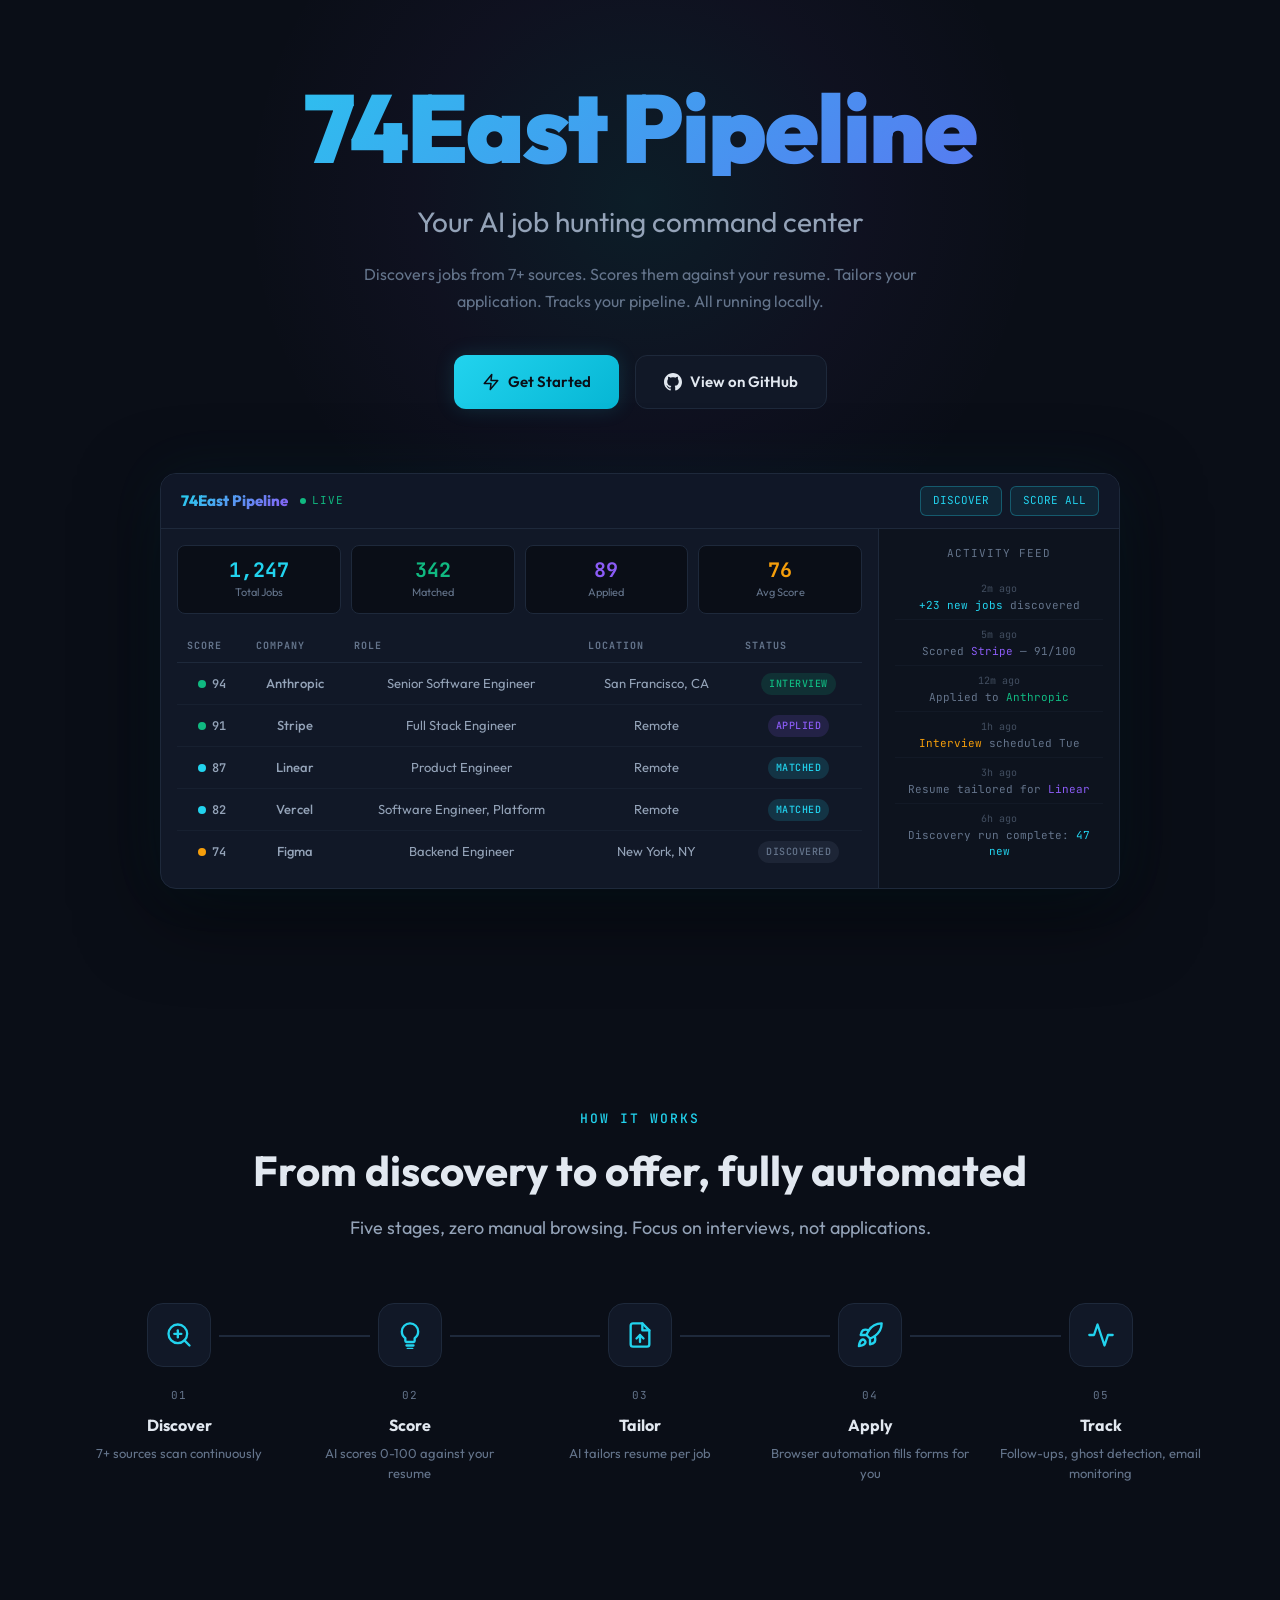
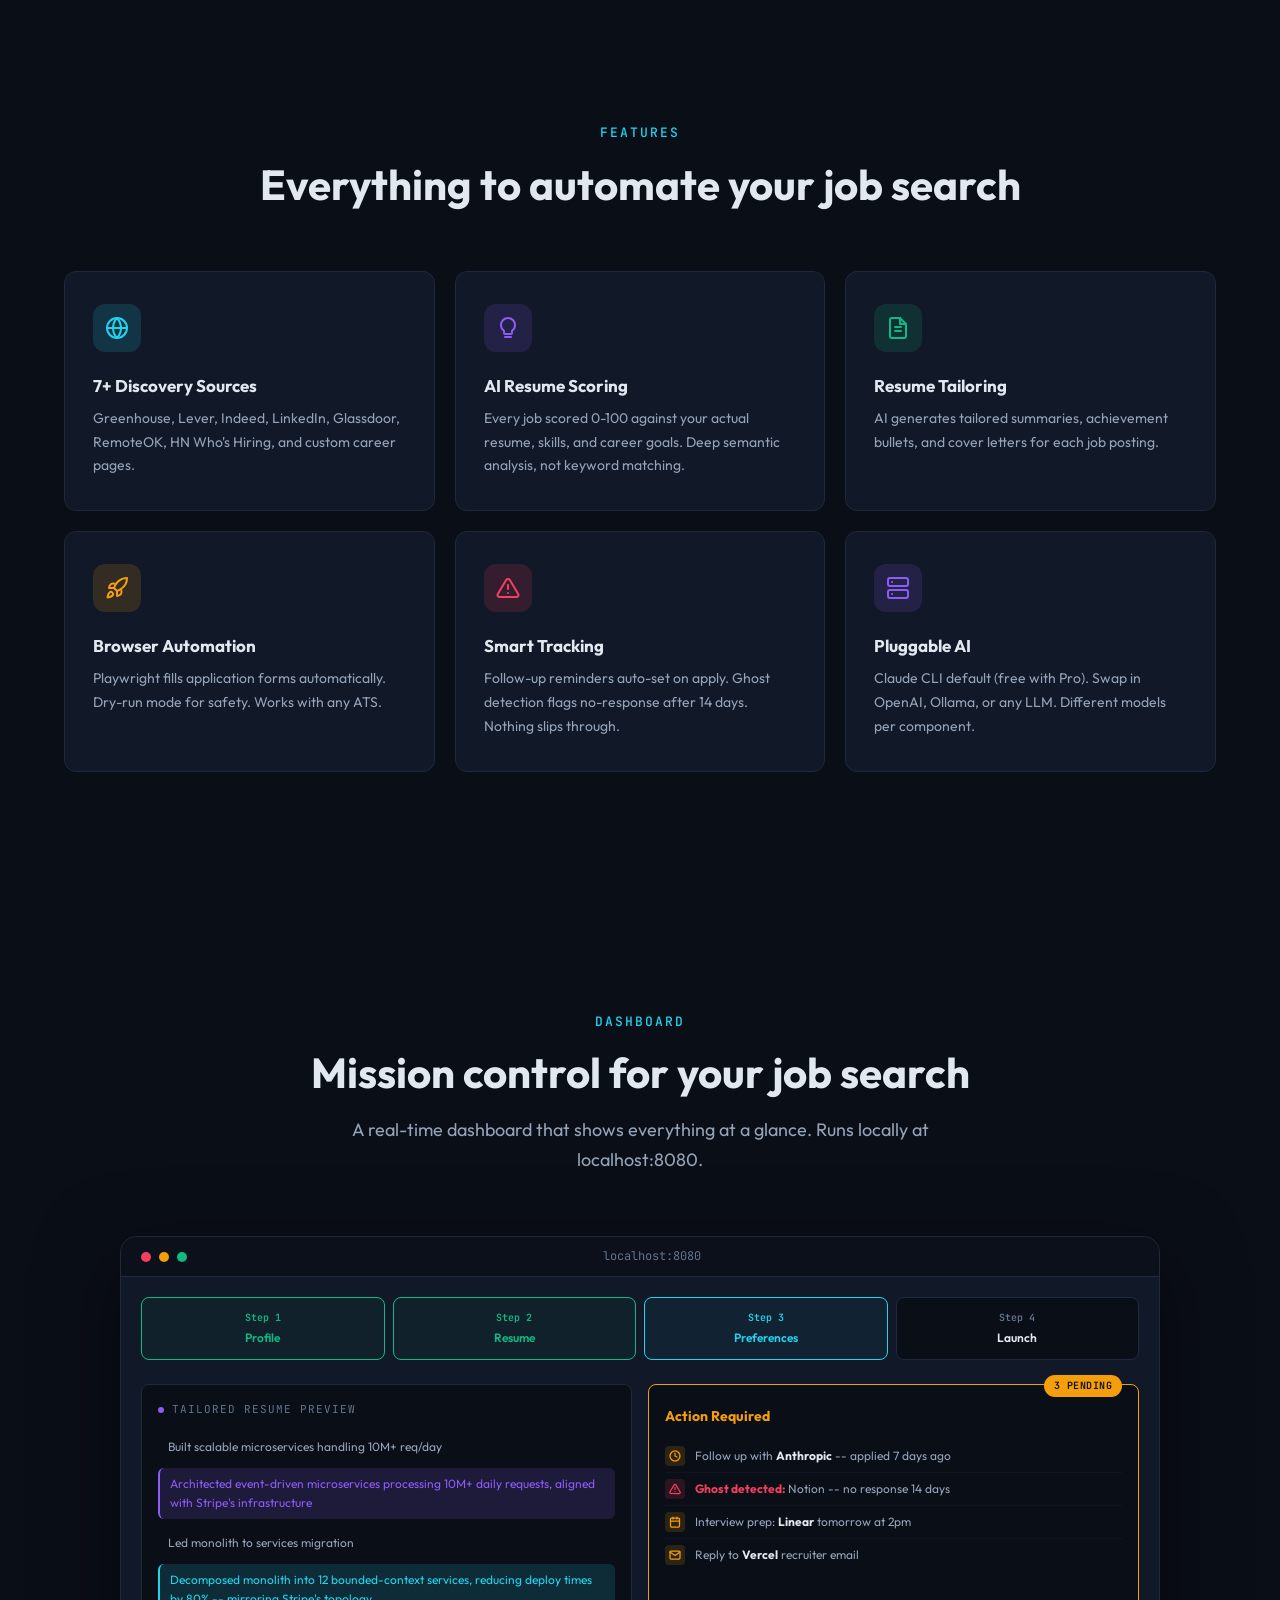
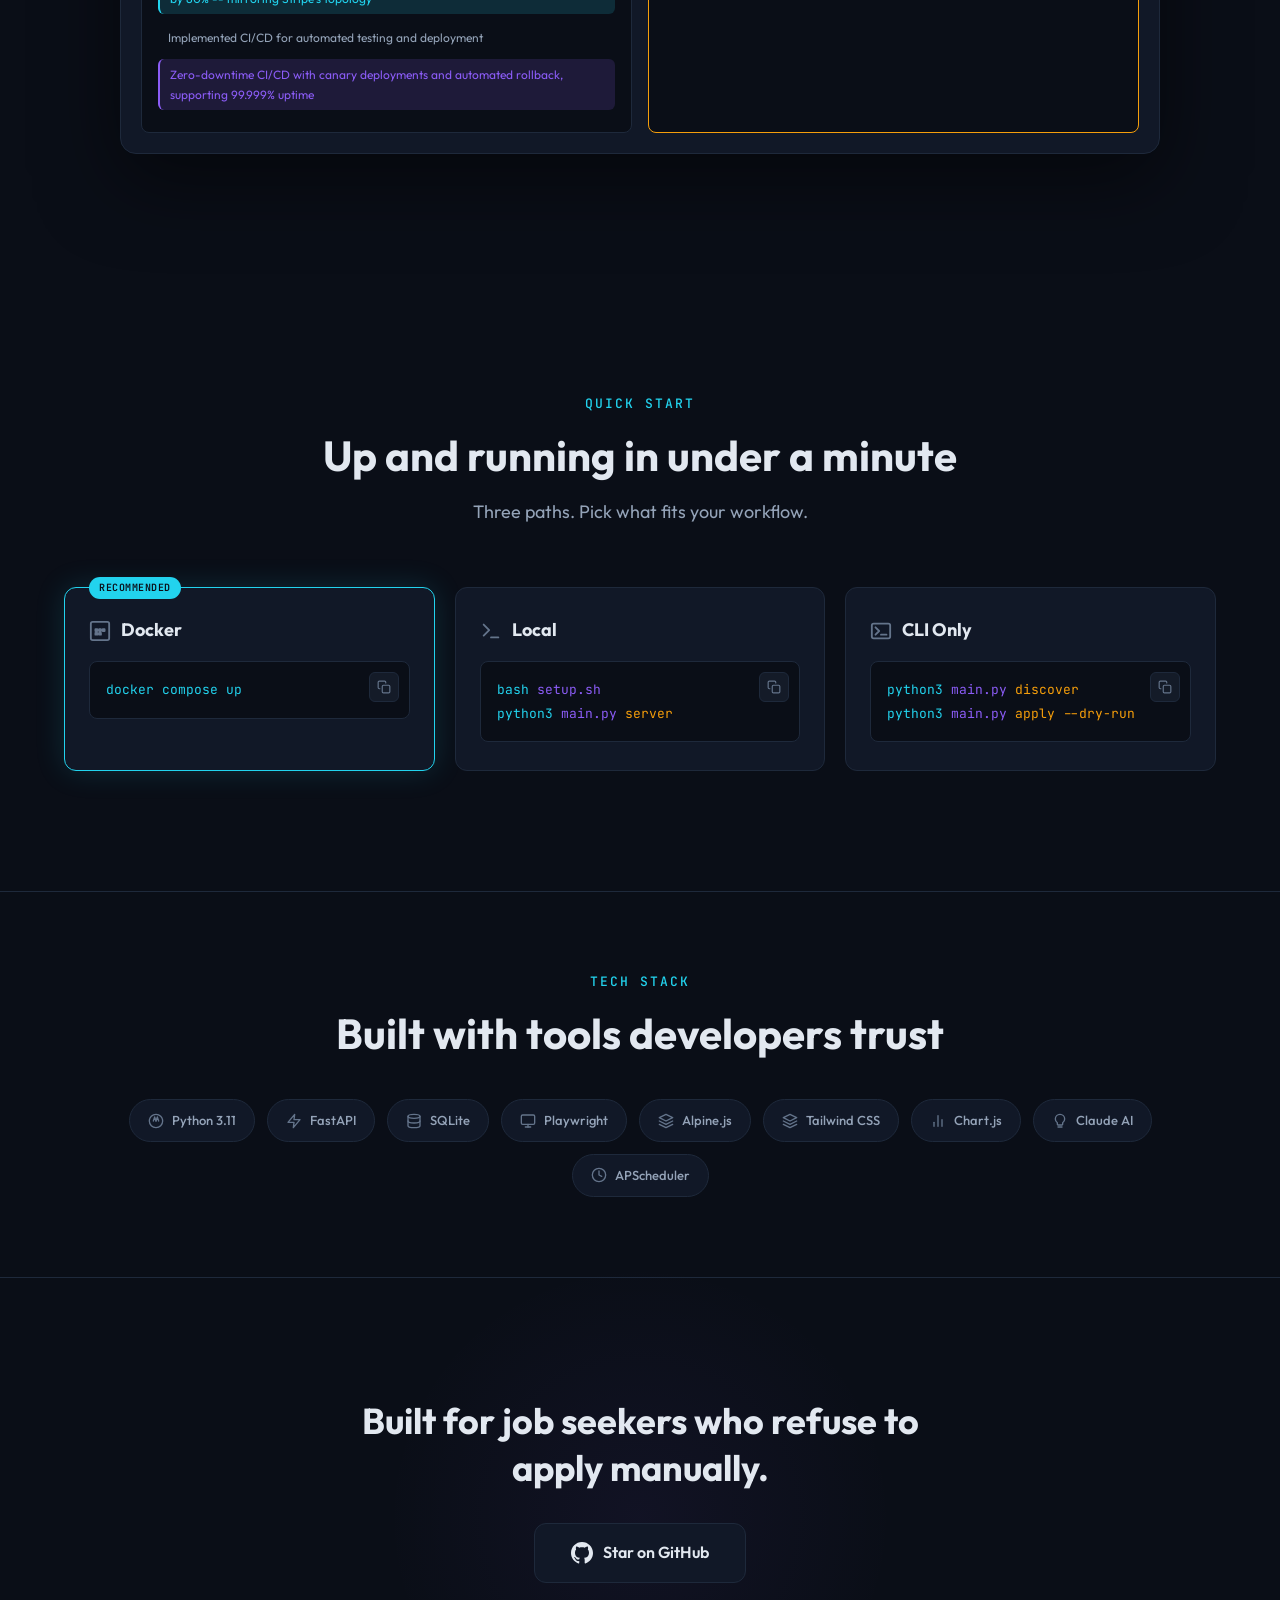
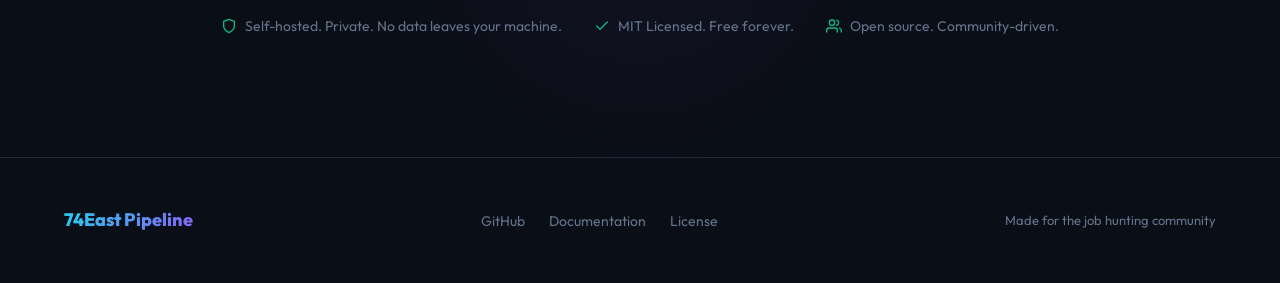
<file: docs/index.html>
<!DOCTYPE html>
<html lang="en">
<head>
<meta charset="UTF-8">
<meta name="viewport" content="width=device-width, initial-scale=1.0">
<title>74East Pipeline — AI Job Hunting Command Center</title>
<meta name="description" content="74East Pipeline is a self-hosted, AI-powered job hunting automation system. Discovers jobs from 7+ sources, scores them against your resume with AI, generates tailored applications, auto-fills forms, and tracks your pipeline. Free and open source.">
<meta name="keywords" content="job search automation, AI job hunter, auto apply jobs, job application bot, resume tailoring AI, job tracker, self-hosted, open source, Playwright, Claude AI, job board scraper, Greenhouse, Lever, Indeed, LinkedIn">
<meta name="author" content="humancto">
<meta name="robots" content="index, follow">
<meta property="og:type" content="website">
<meta property="og:url" content="https://humancto.github.io/mr-jobs/">
<meta property="og:title" content="74East Pipeline — AI Job Hunting Command Center">
<meta property="og:description" content="Self-hosted AI that discovers jobs from 7+ sources, scores them against your resume, tailors your application, auto-fills forms, and tracks your entire pipeline. Open source, runs locally.">
<meta property="og:image" content="https://humancto.github.io/mr-jobs/og-image.png">
<meta name="twitter:card" content="summary_large_image">
<meta name="twitter:title" content="74East Pipeline — AI Job Hunting Command Center">
<meta name="twitter:description" content="Self-hosted AI that discovers, scores, tailors, applies, and tracks your job search. 7+ sources, pluggable LLMs, browser automation. Open source.">
<meta name="twitter:image" content="https://humancto.github.io/mr-jobs/og-image.png">
<link rel="canonical" href="https://humancto.github.io/mr-jobs/">
<link rel="preconnect" href="https://fonts.googleapis.com">
<link rel="preconnect" href="https://fonts.gstatic.com" crossorigin>
<link href="https://fonts.googleapis.com/css2?family=JetBrains+Mono:wght@400;500;600&family=Outfit:wght@300;400;500;600;700;800;900&display=swap" rel="stylesheet">
<style>
:root {
  --bg: #0a0e17;
  --panel: #111827;
  --border: #1e293b;
  --border-light: #2d3b4f;
  --cyan: #22d3ee;
  --cyan-dim: rgba(34,211,238,.15);
  --cyan-glow: rgba(34,211,238,.3);
  --violet: #8b5cf6;
  --violet-dim: rgba(139,92,246,.15);
  --emerald: #10b981;
  --emerald-dim: rgba(16,185,129,.15);
  --amber: #f59e0b;
  --amber-dim: rgba(245,158,11,.15);
  --rose: #f43f5e;
  --rose-dim: rgba(244,63,94,.15);
  --text: #e2e8f0;
  --text-secondary: #94a3b8;
  --text-muted: #64748b;
  --font-display: 'Outfit', sans-serif;
  --font-mono: 'JetBrains Mono', monospace;
  --radius: 12px;
  --radius-sm: 8px;
  --radius-xs: 6px;
}

*, *::before, *::after { margin: 0; padding: 0; box-sizing: border-box; }
svg:not([data-f]) { stroke-linecap: round; stroke-linejoin: round; fill: none; stroke: currentColor; stroke-width: 2; }

html {
  scroll-behavior: smooth;
  -webkit-font-smoothing: antialiased;
  -moz-osx-font-smoothing: grayscale;
}

body {
  font-family: var(--font-display);
  background: var(--bg);
  color: var(--text);
  line-height: 1.6;
  overflow-x: hidden;
}

a { color: var(--cyan); text-decoration: none; transition: color .2s; }
a:hover { color: #67e8f9; }

.reveal {
  opacity: 0;
  transform: translateY(40px);
  transition: opacity 0.7s cubic-bezier(0.16, 1, 0.3, 1),
              transform 0.7s cubic-bezier(0.16, 1, 0.3, 1);
}
.reveal.visible {
  opacity: 1;
  transform: translateY(0);
}
.reveal-delay-1 { transition-delay: 0.1s; }
.reveal-delay-2 { transition-delay: 0.2s; }
.reveal-delay-3 { transition-delay: 0.3s; }
.reveal-delay-4 { transition-delay: 0.4s; }
.reveal-delay-5 { transition-delay: 0.5s; }

.container {
  max-width: 1200px;
  margin: 0 auto;
  padding: 0 24px;
}

section {
  padding: 120px 0;
  position: relative;
}

.section-label {
  font-family: var(--font-mono);
  font-size: 13px;
  font-weight: 500;
  color: var(--cyan);
  text-transform: uppercase;
  letter-spacing: 2px;
  margin-bottom: 16px;
}

.section-title {
  font-size: clamp(28px, 4vw, 42px);
  font-weight: 700;
  line-height: 1.2;
  margin-bottom: 16px;
}

.section-subtitle {
  font-size: 18px;
  color: var(--text-secondary);
  max-width: 640px;
  line-height: 1.7;
}

.hero {
  padding: 80px 0 100px;
  text-align: center;
  position: relative;
}

.hero::before {
  content: '';
  position: absolute;
  top: -200px;
  left: 50%;
  transform: translateX(-50%);
  width: 800px;
  height: 800px;
  background: radial-gradient(ellipse, rgba(34,211,238,.08), rgba(139,92,246,.04) 40%, transparent 70%);
  pointer-events: none;
}

.hero-wordmark {
  font-family: var(--font-display);
  font-size: clamp(56px, 10vw, 96px);
  font-weight: 900;
  letter-spacing: -2px;
  line-height: 1;
  margin-bottom: 24px;
  background: linear-gradient(135deg, var(--cyan), #6366f1, var(--violet), var(--cyan));
  background-size: 300% 300%;
  -webkit-background-clip: text;
  -webkit-text-fill-color: transparent;
  background-clip: text;
  animation: gradientShift 6s ease infinite;
}

@keyframes gradientShift {
  0%, 100% { background-position: 0% 50%; }
  50% { background-position: 100% 50%; }
}

.hero-tagline {
  font-size: clamp(20px, 3vw, 28px);
  font-weight: 400;
  color: var(--text-secondary);
  margin-bottom: 16px;
}

.hero-subtitle {
  font-size: 16px;
  color: var(--text-muted);
  max-width: 620px;
  margin: 0 auto 40px;
  line-height: 1.7;
}

.hero-ctas {
  display: flex;
  gap: 16px;
  justify-content: center;
  flex-wrap: wrap;
  margin-bottom: 64px;
}

.btn {
  display: inline-flex;
  align-items: center;
  gap: 8px;
  padding: 14px 28px;
  border-radius: var(--radius);
  font-family: var(--font-display);
  font-size: 15px;
  font-weight: 600;
  cursor: pointer;
  border: none;
  transition: all .25s;
}

.btn svg { width: 18px; height: 18px; }

.btn-primary {
  background: linear-gradient(135deg, var(--cyan), #06b6d4);
  color: var(--bg);
  box-shadow: 0 0 20px var(--cyan-dim);
}
.btn-primary:hover {
  transform: translateY(-2px);
  box-shadow: 0 0 30px var(--cyan-glow);
  color: var(--bg);
}

.btn-secondary {
  background: var(--panel);
  color: var(--text);
  border: 1px solid var(--border);
}
.btn-secondary:hover {
  transform: translateY(-2px);
  border-color: var(--border-light);
  background: #1a2332;
  color: var(--text);
}

.dashboard-mockup {
  max-width: 960px;
  margin: 0 auto;
  background: var(--panel);
  border: 1px solid var(--border);
  border-radius: 16px;
  overflow: hidden;
  box-shadow: 0 0 60px rgba(34,211,238,.06), 0 25px 80px rgba(0,0,0,.5);
  position: relative;
}

.mock-topbar {
  display: flex;
  align-items: center;
  justify-content: space-between;
  padding: 12px 20px;
  background: rgba(17,24,39,.95);
  border-bottom: 1px solid var(--border);
  backdrop-filter: blur(12px);
}

.mock-topbar-left {
  display: flex;
  align-items: center;
  gap: 12px;
}

.mock-logo-text {
  font-family: var(--font-display);
  font-weight: 800;
  font-size: 15px;
  background: linear-gradient(135deg, var(--cyan), var(--violet));
  -webkit-background-clip: text;
  -webkit-text-fill-color: transparent;
  background-clip: text;
}

.mock-live {
  display: flex;
  align-items: center;
  gap: 6px;
  font-family: var(--font-mono);
  font-size: 11px;
  color: var(--emerald);
  text-transform: uppercase;
  letter-spacing: 1px;
}

.mock-live-dot {
  width: 6px;
  height: 6px;
  background: var(--emerald);
  border-radius: 50%;
  animation: pulse-dot 2s ease infinite;
}

@keyframes pulse-dot {
  0%, 100% { opacity: 1; }
  50% { opacity: 0.5; }
}

.mock-topbar-actions {
  display: flex;
  gap: 8px;
}

.mock-btn {
  font-family: var(--font-mono);
  font-size: 11px;
  padding: 5px 12px;
  border-radius: var(--radius-xs);
  border: 1px solid var(--border);
  background: rgba(30,41,59,.5);
  color: var(--text-secondary);
  cursor: default;
}

.mock-btn-cyan {
  border-color: rgba(34,211,238,.3);
  color: var(--cyan);
  background: rgba(34,211,238,.08);
}

.mock-body {
  display: grid;
  grid-template-columns: 1fr 240px;
  min-height: 320px;
}

.mock-main {
  padding: 16px;
  border-right: 1px solid var(--border);
}

.mock-sidebar {
  padding: 16px;
  background: rgba(10,14,23,.5);
}

.mock-metrics {
  display: grid;
  grid-template-columns: repeat(4, 1fr);
  gap: 10px;
  margin-bottom: 16px;
}

.mock-metric {
  background: var(--bg);
  border: 1px solid var(--border);
  border-radius: var(--radius-sm);
  padding: 12px;
  text-align: center;
}

.mock-metric-value {
  font-family: var(--font-mono);
  font-size: 20px;
  font-weight: 700;
  line-height: 1.2;
}

.mock-metric-label {
  font-size: 11px;
  color: var(--text-muted);
  margin-top: 2px;
}

.mock-metric-value.cyan { color: var(--cyan); }
.mock-metric-value.emerald { color: var(--emerald); }
.mock-metric-value.violet { color: var(--violet); }
.mock-metric-value.amber { color: var(--amber); }

.mock-table {
  width: 100%;
  border-collapse: collapse;
}

.mock-table th {
  font-family: var(--font-mono);
  font-size: 10px;
  color: var(--text-muted);
  text-transform: uppercase;
  letter-spacing: 1px;
  padding: 8px 10px;
  text-align: left;
  border-bottom: 1px solid var(--border);
}

.mock-table td {
  font-size: 13px;
  padding: 9px 10px;
  border-bottom: 1px solid rgba(30,41,59,.5);
  color: var(--text-secondary);
}

.mock-table tr:last-child td { border-bottom: none; }

.mock-score {
  display: inline-flex;
  align-items: center;
  gap: 6px;
  font-family: var(--font-mono);
  font-size: 12px;
  font-weight: 600;
}

.mock-score-dot {
  width: 8px;
  height: 8px;
  border-radius: 50%;
}

.mock-company {
  color: var(--text);
  font-weight: 500;
}

.mock-status {
  display: inline-block;
  font-family: var(--font-mono);
  font-size: 10px;
  padding: 3px 8px;
  border-radius: 99px;
  text-transform: uppercase;
  letter-spacing: 0.5px;
  font-weight: 500;
}

.status-matched { background: var(--cyan-dim); color: var(--cyan); }
.status-applied { background: var(--violet-dim); color: var(--violet); }
.status-interview { background: var(--emerald-dim); color: var(--emerald); }
.status-discovered { background: rgba(100,116,139,.15); color: var(--text-muted); }
.status-offer { background: var(--amber-dim); color: var(--amber); }

.mock-sidebar-title {
  font-family: var(--font-mono);
  font-size: 11px;
  color: var(--text-muted);
  text-transform: uppercase;
  letter-spacing: 1px;
  margin-bottom: 12px;
}

.mock-activity-item {
  font-family: var(--font-mono);
  font-size: 11px;
  color: var(--text-muted);
  padding: 6px 0;
  border-bottom: 1px solid rgba(30,41,59,.3);
  line-height: 1.5;
}

.mock-activity-item:last-child { border-bottom: none; }

.mock-activity-time {
  color: var(--text-muted);
  opacity: 0.6;
  font-size: 10px;
}

.mock-activity-highlight { color: var(--cyan); }
.mock-activity-emerald { color: var(--emerald); }
.mock-activity-violet { color: var(--violet); }
.mock-activity-amber { color: var(--amber); }

.pipeline-section {
  overflow: hidden;
}

.pipeline {
  display: flex;
  align-items: flex-start;
  gap: 0;
  position: relative;
  margin-top: 60px;
}

.pipeline-step {
  flex: 1;
  text-align: center;
  position: relative;
  padding: 0 12px;
}

.pipeline-step:not(:last-child)::after {
  content: '';
  position: absolute;
  top: 32px;
  left: calc(50% + 40px);
  width: calc(100% - 80px);
  height: 2px;
  background: var(--border);
}

.pipeline-icon {
  width: 64px;
  height: 64px;
  border-radius: 16px;
  background: var(--panel);
  border: 1px solid var(--border);
  display: flex;
  align-items: center;
  justify-content: center;
  margin: 0 auto 20px;
  transition: all .3s;
  position: relative;
  z-index: 1;
}

.pipeline-icon svg {
  width: 28px;
  height: 28px;
  color: var(--cyan);
  transition: color .3s;
}

.pipeline-step:hover .pipeline-icon {
  border-color: var(--cyan);
  box-shadow: 0 0 24px var(--cyan-dim);
  transform: translateY(-4px);
}

.pipeline-num {
  font-family: var(--font-mono);
  font-size: 11px;
  color: var(--text-muted);
  margin-bottom: 8px;
  letter-spacing: 1px;
}

.pipeline-name {
  font-size: 16px;
  font-weight: 700;
  margin-bottom: 6px;
}

.pipeline-desc {
  font-size: 13px;
  color: var(--text-muted);
  line-height: 1.5;
}

.features-grid {
  display: grid;
  grid-template-columns: repeat(3, 1fr);
  gap: 20px;
  margin-top: 60px;
}

.feature-card {
  background: var(--panel);
  border: 1px solid var(--border);
  border-radius: var(--radius);
  padding: 32px 28px;
  transition: all .3s;
  position: relative;
  overflow: hidden;
}

.feature-card::before {
  content: '';
  position: absolute;
  top: 0; left: 0; right: 0;
  height: 2px;
  background: var(--card-accent, var(--cyan));
  opacity: 0;
  transition: opacity .3s;
}

.feature-card:hover {
  border-color: var(--border-light);
  transform: translateY(-4px);
  box-shadow: 0 0 24px var(--card-glow, var(--cyan-dim));
}

.feature-card:hover::before { opacity: 1; }

.feature-card:nth-child(1) { --card-accent: var(--cyan); --card-glow: var(--cyan-dim); }
.feature-card:nth-child(2) { --card-accent: var(--violet); --card-glow: var(--violet-dim); }
.feature-card:nth-child(3) { --card-accent: var(--emerald); --card-glow: var(--emerald-dim); }
.feature-card:nth-child(4) { --card-accent: var(--amber); --card-glow: var(--amber-dim); }
.feature-card:nth-child(5) { --card-accent: var(--rose); --card-glow: var(--rose-dim); }
.feature-card:nth-child(6) { --card-accent: var(--violet); --card-glow: var(--violet-dim); }

.feature-icon {
  width: 48px;
  height: 48px;
  border-radius: 12px;
  display: flex;
  align-items: center;
  justify-content: center;
  margin-bottom: 20px;
  background: var(--icon-bg, var(--cyan-dim));
}

.feature-card:nth-child(1) .feature-icon { --icon-bg: var(--cyan-dim); color: var(--cyan); }
.feature-card:nth-child(2) .feature-icon { --icon-bg: var(--violet-dim); color: var(--violet); }
.feature-card:nth-child(3) .feature-icon { --icon-bg: var(--emerald-dim); color: var(--emerald); }
.feature-card:nth-child(4) .feature-icon { --icon-bg: var(--amber-dim); color: var(--amber); }
.feature-card:nth-child(5) .feature-icon { --icon-bg: var(--rose-dim); color: var(--rose); }
.feature-card:nth-child(6) .feature-icon { --icon-bg: var(--violet-dim); color: var(--violet); }

.feature-icon svg { width: 24px; height: 24px; }

.feature-title {
  font-size: 17px;
  font-weight: 700;
  margin-bottom: 8px;
}

.feature-desc {
  font-size: 14px;
  color: var(--text-secondary);
  line-height: 1.7;
}

.deepdive {
  position: relative;
}

.deepdive-mockup {
  max-width: 1040px;
  margin: 60px auto 0;
  background: var(--panel);
  border: 1px solid var(--border);
  border-radius: 16px;
  overflow: hidden;
  box-shadow: 0 25px 80px rgba(0,0,0,.5);
  position: relative;
}

.dd-topbar {
  display: flex;
  align-items: center;
  padding: 10px 20px;
  background: rgba(10,14,23,.8);
  border-bottom: 1px solid var(--border);
  gap: 8px;
}

.dd-dot { width: 10px; height: 10px; border-radius: 50%; }
.dd-dot-r { background: #f43f5e; }
.dd-dot-y { background: #f59e0b; }
.dd-dot-g { background: #10b981; }

.dd-url {
  flex: 1;
  text-align: center;
  font-family: var(--font-mono);
  font-size: 12px;
  color: var(--text-muted);
  margin-left: -30px;
}

.dd-body {
  padding: 20px;
}

.dd-wizard {
  display: flex;
  gap: 8px;
  margin-bottom: 24px;
}

.dd-wizard-step {
  flex: 1;
  padding: 12px 16px;
  border-radius: var(--radius-sm);
  background: var(--bg);
  border: 1px solid var(--border);
  text-align: center;
  font-size: 12px;
  font-weight: 600;
  position: relative;
}

.dd-wizard-step.active {
  border-color: var(--cyan);
  background: rgba(34,211,238,.05);
  color: var(--cyan);
}

.dd-wizard-step.completed {
  border-color: var(--emerald);
  background: rgba(16,185,129,.05);
  color: var(--emerald);
}

.dd-wizard-step .step-num {
  font-family: var(--font-mono);
  font-size: 10px;
  color: var(--text-muted);
  display: block;
  margin-bottom: 2px;
}

.dd-wizard-step.active .step-num { color: var(--cyan); }
.dd-wizard-step.completed .step-num { color: var(--emerald); }

.dd-grid {
  display: grid;
  grid-template-columns: 1fr 1fr;
  gap: 16px;
}

.dd-panel {
  background: var(--bg);
  border: 1px solid var(--border);
  border-radius: var(--radius-sm);
  padding: 16px;
}

.dd-panel-title {
  font-family: var(--font-mono);
  font-size: 11px;
  color: var(--text-muted);
  text-transform: uppercase;
  letter-spacing: 1px;
  margin-bottom: 12px;
  display: flex;
  align-items: center;
  gap: 8px;
}

.dd-panel-title .dot {
  width: 6px;
  height: 6px;
  border-radius: 50%;
}

.dd-resume-line {
  padding: 6px 10px;
  border-radius: var(--radius-xs);
  font-size: 12px;
  line-height: 1.6;
  margin-bottom: 6px;
}

.dd-resume-line.original {
  color: var(--text-secondary);
  background: transparent;
}

.dd-resume-line.tailored {
  color: var(--violet);
  background: var(--violet-dim);
  border-left: 2px solid var(--violet);
}

.dd-resume-line.tailored-cyan {
  color: var(--cyan);
  background: var(--cyan-dim);
  border-left: 2px solid var(--cyan);
}

.dd-action-card {
  background: var(--bg);
  border: 1px solid var(--amber);
  border-radius: var(--radius-sm);
  padding: 16px;
  position: relative;
}

.dd-action-badge {
  position: absolute;
  top: -10px;
  right: 16px;
  font-family: var(--font-mono);
  font-size: 10px;
  font-weight: 600;
  padding: 3px 10px;
  border-radius: 99px;
  background: var(--amber);
  color: var(--bg);
  text-transform: uppercase;
  letter-spacing: 0.5px;
}

.dd-action-title {
  font-size: 14px;
  font-weight: 700;
  color: var(--amber);
  margin-bottom: 12px;
  margin-top: 4px;
}

.dd-action-item {
  display: flex;
  align-items: center;
  gap: 10px;
  font-size: 12px;
  color: var(--text-secondary);
  padding: 6px 0;
  border-bottom: 1px solid rgba(30,41,59,.3);
}

.dd-action-item:last-child { border-bottom: none; }

.dd-action-icon {
  width: 20px;
  height: 20px;
  border-radius: 4px;
  display: flex;
  align-items: center;
  justify-content: center;
  flex-shrink: 0;
}

.dd-action-icon svg { width: 12px; height: 12px; }

.dd-action-icon.amber { background: var(--amber-dim); color: var(--amber); }
.dd-action-icon.rose { background: var(--rose-dim); color: var(--rose); }

.dd-annotation {
  position: absolute;
  font-family: var(--font-mono);
  font-size: 11px;
  padding: 4px 12px;
  border-radius: 99px;
  white-space: nowrap;
  pointer-events: none;
  z-index: 10;
}

.dd-annotation.ann-violet {
  background: var(--violet-dim);
  color: var(--violet);
  border: 1px solid rgba(139,92,246,.3);
}

.dd-annotation.ann-cyan {
  background: var(--cyan-dim);
  color: var(--cyan);
  border: 1px solid rgba(34,211,238,.3);
}

.dd-annotation.ann-amber {
  background: var(--amber-dim);
  color: var(--amber);
  border: 1px solid rgba(245,158,11,.3);
}

.dd-annotation.ann-emerald {
  background: var(--emerald-dim);
  color: var(--emerald);
  border: 1px solid rgba(16,185,129,.3);
}

.quickstart-cards {
  display: grid;
  grid-template-columns: repeat(3, 1fr);
  gap: 20px;
  margin-top: 60px;
}

.qs-card {
  background: var(--panel);
  border: 1px solid var(--border);
  border-radius: var(--radius);
  padding: 28px 24px;
  position: relative;
  transition: all 0.3s;
}

.qs-card:hover {
  border-color: var(--border-light);
}

.qs-card.recommended {
  border-color: var(--cyan);
  box-shadow: 0 0 30px var(--cyan-dim);
}

.qs-badge {
  position: absolute;
  top: -11px;
  left: 24px;
  font-family: var(--font-mono);
  font-size: 10px;
  font-weight: 600;
  padding: 3px 10px;
  border-radius: 99px;
  background: var(--cyan);
  color: var(--bg);
  text-transform: uppercase;
  letter-spacing: 0.5px;
}

.qs-title {
  font-size: 18px;
  font-weight: 700;
  margin-bottom: 16px;
  display: flex;
  align-items: center;
  gap: 10px;
}

.qs-title svg { width: 22px; height: 22px; color: var(--text-muted); }

.qs-code-block {
  background: var(--bg);
  border: 1px solid var(--border);
  border-radius: var(--radius-sm);
  padding: 16px;
  position: relative;
  overflow: hidden;
}

.qs-code {
  font-family: var(--font-mono);
  font-size: 13px;
  color: var(--text-secondary);
  line-height: 1.8;
  white-space: pre;
}

.qs-code .cmd { color: var(--cyan); }
.qs-code .arg { color: var(--violet); }
.qs-code .flag { color: var(--amber); }

.qs-copy {
  position: absolute;
  top: 10px;
  right: 10px;
  width: 30px;
  height: 30px;
  border-radius: var(--radius-xs);
  background: rgba(30,41,59,.5);
  border: 1px solid var(--border);
  display: flex;
  align-items: center;
  justify-content: center;
  cursor: pointer;
  color: var(--text-muted);
  transition: all .2s;
}

.qs-copy:hover {
  color: var(--text);
  border-color: var(--border-light);
}

.qs-copy svg { width: 14px; height: 14px; }

.techstack {
  padding: 80px 0;
  border-top: 1px solid var(--border);
  border-bottom: 1px solid var(--border);
}

.tech-strip {
  display: flex;
  justify-content: center;
  flex-wrap: wrap;
  gap: 12px;
  margin-top: 40px;
}

.tech-pill {
  display: flex;
  align-items: center;
  gap: 8px;
  padding: 10px 18px;
  border-radius: 99px;
  background: var(--panel);
  border: 1px solid var(--border);
  font-size: 13px;
  font-weight: 500;
  color: var(--text-secondary);
  transition: all .25s;
}

.tech-pill:hover {
  border-color: var(--border-light);
  color: var(--text);
  transform: translateY(-2px);
}

.tech-pill svg { width: 16px; height: 16px; color: var(--text-muted); }

.oss-cta {
  text-align: center;
  position: relative;
}

.oss-cta::before {
  content: '';
  position: absolute;
  top: 50%;
  left: 50%;
  transform: translate(-50%, -50%);
  width: 600px;
  height: 600px;
  background: radial-gradient(ellipse, rgba(139,92,246,.06), transparent 60%);
  pointer-events: none;
}

.oss-headline {
  font-size: clamp(24px, 3.5vw, 36px);
  font-weight: 700;
  max-width: 640px;
  margin: 0 auto 32px;
  line-height: 1.3;
}

.oss-github-btn {
  display: inline-flex;
  align-items: center;
  gap: 10px;
  padding: 16px 36px;
  background: var(--panel);
  border: 1px solid var(--border);
  border-radius: var(--radius);
  font-family: var(--font-display);
  font-size: 16px;
  font-weight: 600;
  color: var(--text);
  cursor: pointer;
  transition: all .3s;
  margin-bottom: 32px;
}

.oss-github-btn svg { width: 22px; height: 22px; }

.oss-github-btn:hover {
  transform: translateY(-2px);
  border-color: var(--border-light);
  color: var(--text);
}

.oss-notes {
  display: flex;
  justify-content: center;
  gap: 32px;
  flex-wrap: wrap;
}

.oss-note {
  display: flex;
  align-items: center;
  gap: 8px;
  font-size: 14px;
  color: var(--text-muted);
}

.oss-note svg { width: 16px; height: 16px; color: var(--emerald); }

.site-footer {
  padding: 48px 0;
  border-top: 1px solid var(--border);
}

.footer-inner {
  display: flex;
  align-items: center;
  justify-content: space-between;
  flex-wrap: wrap;
  gap: 20px;
}

.footer-logo {
  font-family: var(--font-display);
  font-weight: 800;
  font-size: 18px;
  background: linear-gradient(135deg, var(--cyan), var(--violet));
  -webkit-background-clip: text;
  -webkit-text-fill-color: transparent;
  background-clip: text;
}

.footer-links {
  display: flex;
  gap: 24px;
}

.footer-links a {
  font-size: 14px;
  color: var(--text-muted);
  transition: color .2s;
}
.footer-links a:hover { color: var(--text); }

.footer-note {
  font-size: 13px;
  color: var(--text-muted);
}

@media (max-width: 900px) {
  .features-grid {
    grid-template-columns: repeat(2, 1fr);
  }
  .quickstart-cards {
    grid-template-columns: 1fr;
  }
  .mock-body {
    grid-template-columns: 1fr;
  }
  .mock-sidebar {
    border-top: 1px solid var(--border);
    border-right: none;
  }
  .dd-grid {
    grid-template-columns: 1fr;
  }
  .pipeline {
    flex-direction: column;
    align-items: center;
    gap: 32px;
  }
  .pipeline-step:not(:last-child)::after {
    display: none;
  }
  .pipeline-step {
    max-width: 280px;
  }
}

@media (max-width: 640px) {
  section { padding: 80px 0; }
  .features-grid {
    grid-template-columns: 1fr;
  }
  .mock-metrics {
    grid-template-columns: repeat(2, 1fr);
  }
  .mock-topbar-actions { display: none; }
  .mock-table { font-size: 12px; }
  .mock-table th:nth-child(4),
  .mock-table td:nth-child(4) { display: none; }
  .hero-ctas { flex-direction: column; align-items: center; }
  .footer-inner { flex-direction: column; text-align: center; }
  .oss-notes { flex-direction: column; align-items: center; }
  .dd-wizard { flex-wrap: wrap; }
  .dd-wizard-step { flex: none; width: calc(50% - 4px); }
  .dd-annotation { display: none; }
  .tech-strip { gap: 8px; }
  .tech-pill { padding: 8px 14px; font-size: 12px; }
}
</style>
</head>
<body>

<section class="hero">
  <div class="container">
    <div class="reveal">
      <h1 class="hero-wordmark">74East Pipeline</h1>
    </div>
    <div class="reveal reveal-delay-1">
      <p class="hero-tagline">Your AI job hunting command center</p>
    </div>
    <div class="reveal reveal-delay-2">
      <p class="hero-subtitle">
        Discovers jobs from 7+ sources. Scores them against your resume. Tailors your application. Tracks your pipeline. All running locally.
      </p>
    </div>
    <div class="hero-ctas reveal reveal-delay-3">
      <a href="#quickstart" class="btn btn-primary">
        <svg viewBox="0 0 24 24"><polygon points="13 2 3 14 12 14 11 22 21 10 12 10 13 2"/></svg>
        Get Started
      </a>
      <a href="https://github.com/humancto/mr-jobs" class="btn btn-secondary" target="_blank" rel="noopener">
        <svg data-f viewBox="0 0 24 24" fill="currentColor"><path d="M12 0C5.37 0 0 5.37 0 12c0 5.3 3.438 9.8 8.205 11.385.6.113.82-.258.82-.577 0-.285-.01-1.04-.015-2.04-3.338.724-4.042-1.61-4.042-1.61-.546-1.387-1.333-1.756-1.333-1.756-1.089-.745.083-.729.083-.729 1.205.084 1.838 1.236 1.838 1.236 1.07 1.835 2.809 1.305 3.495.998.108-.776.417-1.305.76-1.605-2.665-.3-5.466-1.332-5.466-5.93 0-1.31.465-2.38 1.235-3.22-.135-.303-.54-1.523.105-3.176 0 0 1.005-.322 3.3 1.23.96-.267 1.98-.399 3-.405 1.02.006 2.04.138 3 .405 2.28-1.552 3.285-1.23 3.285-1.23.645 1.653.24 2.873.12 3.176.765.84 1.23 1.91 1.23 3.22 0 4.61-2.805 5.625-5.475 5.92.42.36.81 1.096.81 2.22 0 1.605-.015 2.896-.015 3.286 0 .315.21.69.825.57C20.565 21.795 24 17.295 24 12c0-6.63-5.37-12-12-12z"/></svg>
        View on GitHub
      </a>
    </div>

<div class="dashboard-mockup reveal reveal-delay-4">
      <div class="mock-topbar">
        <div class="mock-topbar-left">
          <span class="mock-logo-text">74East Pipeline</span>
          <span class="mock-live">
            <span class="mock-live-dot"></span>
            Live
          </span>
        </div>
        <div class="mock-topbar-actions">
          <span class="mock-btn mock-btn-cyan">DISCOVER</span>
          <span class="mock-btn mock-btn-cyan">SCORE ALL</span>
        </div>
      </div>
      <div class="mock-body">
        <div class="mock-main">
          <div class="mock-metrics">
            <div class="mock-metric">
              <div class="mock-metric-value cyan">1,247</div>
              <div class="mock-metric-label">Total Jobs</div>
            </div>
            <div class="mock-metric">
              <div class="mock-metric-value emerald">342</div>
              <div class="mock-metric-label">Matched</div>
            </div>
            <div class="mock-metric">
              <div class="mock-metric-value violet">89</div>
              <div class="mock-metric-label">Applied</div>
            </div>
            <div class="mock-metric">
              <div class="mock-metric-value amber">76</div>
              <div class="mock-metric-label">Avg Score</div>
            </div>
          </div>
          <table class="mock-table">
            <thead>
              <tr>
                <th>Score</th>
                <th>Company</th>
                <th>Role</th>
                <th>Location</th>
                <th>Status</th>
              </tr>
            </thead>
            <tbody>
              <tr>
                <td><span class="mock-score"><span class="mock-score-dot" style="background:var(--emerald)"></span>94</span></td>
                <td class="mock-company">Anthropic</td>
                <td>Senior Software Engineer</td>
                <td>San Francisco, CA</td>
                <td><span class="mock-status status-interview">Interview</span></td>
              </tr>
              <tr>
                <td><span class="mock-score"><span class="mock-score-dot" style="background:var(--emerald)"></span>91</span></td>
                <td class="mock-company">Stripe</td>
                <td>Full Stack Engineer</td>
                <td>Remote</td>
                <td><span class="mock-status status-applied">Applied</span></td>
              </tr>
              <tr>
                <td><span class="mock-score"><span class="mock-score-dot" style="background:var(--cyan)"></span>87</span></td>
                <td class="mock-company">Linear</td>
                <td>Product Engineer</td>
                <td>Remote</td>
                <td><span class="mock-status status-matched">Matched</span></td>
              </tr>
              <tr>
                <td><span class="mock-score"><span class="mock-score-dot" style="background:var(--cyan)"></span>82</span></td>
                <td class="mock-company">Vercel</td>
                <td>Software Engineer, Platform</td>
                <td>Remote</td>
                <td><span class="mock-status status-matched">Matched</span></td>
              </tr>
              <tr>
                <td><span class="mock-score"><span class="mock-score-dot" style="background:var(--amber)"></span>74</span></td>
                <td class="mock-company">Figma</td>
                <td>Backend Engineer</td>
                <td>New York, NY</td>
                <td><span class="mock-status status-discovered">Discovered</span></td>
              </tr>
            </tbody>
          </table>
        </div>
        <div class="mock-sidebar">
          <div class="mock-sidebar-title">Activity Feed</div>
          <div class="mock-activity-item">
            <span class="mock-activity-time">2m ago</span><br>
            <span class="mock-activity-highlight">+23 new jobs</span> discovered
          </div>
          <div class="mock-activity-item">
            <span class="mock-activity-time">5m ago</span><br>
            Scored <span class="mock-activity-violet">Stripe</span> — 91/100
          </div>
          <div class="mock-activity-item">
            <span class="mock-activity-time">12m ago</span><br>
            Applied to <span class="mock-activity-emerald">Anthropic</span>
          </div>
          <div class="mock-activity-item">
            <span class="mock-activity-time">1h ago</span><br>
            <span class="mock-activity-amber">Interview</span> scheduled Tue
          </div>
          <div class="mock-activity-item">
            <span class="mock-activity-time">3h ago</span><br>
            Resume tailored for <span class="mock-activity-violet">Linear</span>
          </div>
          <div class="mock-activity-item">
            <span class="mock-activity-time">6h ago</span><br>
            Discovery run complete: <span class="mock-activity-highlight">47 new</span>
          </div>
        </div>
      </div>
    </div>
  </div>
</section>

<section class="pipeline-section">
  <div class="container">
    <div class="reveal" style="text-align:center">
      <p class="section-label">How It Works</p>
      <h2 class="section-title">From discovery to offer, fully automated</h2>
      <p class="section-subtitle" style="margin:0 auto">Five stages, zero manual browsing. Focus on interviews, not applications.</p>
    </div>
    <div class="pipeline">
<div class="pipeline-step reveal reveal-delay-1">
        <div class="pipeline-icon">
          <svg viewBox="0 0 24 24"><circle cx="11" cy="11" r="8"/><line x1="21" y1="21" x2="16.65" y2="16.65"/><line x1="11" y1="8" x2="11" y2="14"/><line x1="8" y1="11" x2="14" y2="11"/></svg>
        </div>
        <div class="pipeline-num">01</div>
        <div class="pipeline-name">Discover</div>
        <div class="pipeline-desc">7+ sources scan continuously</div>
      </div>
<div class="pipeline-step reveal reveal-delay-2">
        <div class="pipeline-icon">
          <svg viewBox="0 0 24 24"><path d="M12 2a7 7 0 0 1 7 7c0 2.38-1.19 4.47-3 5.74V17a1 1 0 0 1-1 1H9a1 1 0 0 1-1-1v-2.26C6.19 13.47 5 11.38 5 9a7 7 0 0 1 7-7z"/><line x1="9" y1="21" x2="15" y2="21"/><line x1="10" y1="24" x2="14" y2="24"/></svg>
        </div>
        <div class="pipeline-num">02</div>
        <div class="pipeline-name">Score</div>
        <div class="pipeline-desc">AI scores 0-100 against your resume</div>
      </div>
<div class="pipeline-step reveal reveal-delay-3">
        <div class="pipeline-icon">
          <svg viewBox="0 0 24 24"><path d="M14 2H6a2 2 0 0 0-2 2v16a2 2 0 0 0 2 2h12a2 2 0 0 0 2-2V8z"/><polyline points="14 2 14 8 20 8"/><path d="M12 18v-6"/><path d="M9 15l3-3 3 3"/></svg>
        </div>
        <div class="pipeline-num">03</div>
        <div class="pipeline-name">Tailor</div>
        <div class="pipeline-desc">AI tailors resume per job</div>
      </div>
<div class="pipeline-step reveal reveal-delay-4">
        <div class="pipeline-icon">
          <svg viewBox="0 0 24 24"><path d="M4.5 16.5c-1.5 1.26-2 5-2 5s3.74-.5 5-2c.71-.84.7-2.13-.09-2.91a2.18 2.18 0 0 0-2.91-.09z"/><path d="M12 15l-3-3a22 22 0 0 1 2-3.95A12.88 12.88 0 0 1 22 2c0 2.72-.78 7.5-6 11a22.35 22.35 0 0 1-4 2z"/><path d="M9 12H4s.55-3.03 2-4c1.62-1.08 5 0 5 0"/><path d="M12 15v5s3.03-.55 4-2c1.08-1.62 0-5 0-5"/></svg>
        </div>
        <div class="pipeline-num">04</div>
        <div class="pipeline-name">Apply</div>
        <div class="pipeline-desc">Browser automation fills forms for you</div>
      </div>
<div class="pipeline-step reveal reveal-delay-5">
        <div class="pipeline-icon">
          <svg viewBox="0 0 24 24"><polyline points="22 12 18 12 15 21 9 3 6 12 2 12"/></svg>
        </div>
        <div class="pipeline-num">05</div>
        <div class="pipeline-name">Track</div>
        <div class="pipeline-desc">Follow-ups, ghost detection, email monitoring</div>
      </div>
    </div>
  </div>
</section>

<section>
  <div class="container">
    <div class="reveal" style="text-align:center">
      <p class="section-label">Features</p>
      <h2 class="section-title">Everything to automate your job search</h2>
    </div>
    <div class="features-grid">
<div class="feature-card reveal reveal-delay-1">
        <div class="feature-icon">
          <svg viewBox="0 0 24 24"><circle cx="12" cy="12" r="10"/><line x1="2" y1="12" x2="22" y2="12"/><path d="M12 2a15.3 15.3 0 0 1 4 10 15.3 15.3 0 0 1-4 10 15.3 15.3 0 0 1-4-10 15.3 15.3 0 0 1 4-10z"/></svg>
        </div>
        <h3 class="feature-title">7+ Discovery Sources</h3>
        <p class="feature-desc">Greenhouse, Lever, Indeed, LinkedIn, Glassdoor, RemoteOK, HN Who's Hiring, and custom career pages.</p>
      </div>
<div class="feature-card reveal reveal-delay-2">
        <div class="feature-icon">
          <svg viewBox="0 0 24 24"><path d="M12 2a7 7 0 0 1 7 7c0 2.38-1.19 4.47-3 5.74V17a1 1 0 0 1-1 1H9a1 1 0 0 1-1-1v-2.26C6.19 13.47 5 11.38 5 9a7 7 0 0 1 7-7z"/><line x1="9" y1="21" x2="15" y2="21"/></svg>
        </div>
        <h3 class="feature-title">AI Resume Scoring</h3>
        <p class="feature-desc">Every job scored 0-100 against your actual resume, skills, and career goals. Deep semantic analysis, not keyword matching.</p>
      </div>
<div class="feature-card reveal reveal-delay-3">
        <div class="feature-icon">
          <svg viewBox="0 0 24 24"><path d="M14 2H6a2 2 0 0 0-2 2v16a2 2 0 0 0 2 2h12a2 2 0 0 0 2-2V8z"/><polyline points="14 2 14 8 20 8"/><path d="M9 15h6"/><path d="M9 11h6"/></svg>
        </div>
        <h3 class="feature-title">Resume Tailoring</h3>
        <p class="feature-desc">AI generates tailored summaries, achievement bullets, and cover letters for each job posting.</p>
      </div>
<div class="feature-card reveal reveal-delay-1">
        <div class="feature-icon">
          <svg viewBox="0 0 24 24"><path d="M4.5 16.5c-1.5 1.26-2 5-2 5s3.74-.5 5-2c.71-.84.7-2.13-.09-2.91a2.18 2.18 0 0 0-2.91-.09z"/><path d="M12 15l-3-3a22 22 0 0 1 2-3.95A12.88 12.88 0 0 1 22 2c0 2.72-.78 7.5-6 11a22.35 22.35 0 0 1-4 2z"/><path d="M9 12H4s.55-3.03 2-4c1.62-1.08 5 0 5 0"/><path d="M12 15v5s3.03-.55 4-2c1.08-1.62 0-5 0-5"/></svg>
        </div>
        <h3 class="feature-title">Browser Automation</h3>
        <p class="feature-desc">Playwright fills application forms automatically. Dry-run mode for safety. Works with any ATS.</p>
      </div>
<div class="feature-card reveal reveal-delay-2">
        <div class="feature-icon">
          <svg viewBox="0 0 24 24"><path d="M10.29 3.86L1.82 18a2 2 0 0 0 1.71 3h16.94a2 2 0 0 0 1.71-3L13.71 3.86a2 2 0 0 0-3.42 0z"/><line x1="12" y1="9" x2="12" y2="13"/><line x1="12" y1="17" x2="12.01" y2="17"/></svg>
        </div>
        <h3 class="feature-title">Smart Tracking</h3>
        <p class="feature-desc">Follow-up reminders auto-set on apply. Ghost detection flags no-response after 14 days. Nothing slips through.</p>
      </div>
<div class="feature-card reveal reveal-delay-3">
        <div class="feature-icon">
          <svg viewBox="0 0 24 24"><rect x="2" y="2" width="20" height="8" rx="2" ry="2"/><rect x="2" y="14" width="20" height="8" rx="2" ry="2"/><line x1="6" y1="6" x2="6.01" y2="6"/><line x1="6" y1="18" x2="6.01" y2="18"/></svg>
        </div>
        <h3 class="feature-title">Pluggable AI</h3>
        <p class="feature-desc">Claude CLI default (free with Pro). Swap in OpenAI, Ollama, or any LLM. Different models per component.</p>
      </div>
    </div>
  </div>
</section>

<section class="deepdive">
  <div class="container">
    <div class="reveal" style="text-align:center">
      <p class="section-label">Dashboard</p>
      <h2 class="section-title">Mission control for your job search</h2>
      <p class="section-subtitle" style="margin:0 auto">A real-time dashboard that shows everything at a glance. Runs locally at localhost:8080.</p>
    </div>
    <div class="deepdive-mockup reveal reveal-delay-2">
<div class="dd-annotation ann-emerald" style="top:10px;left:-10px;transform:translateX(-100%)">Setup Wizard</div>
      <div class="dd-annotation ann-violet" style="top:55%;right:-10px;transform:translateX(100%)">AI-Tailored Content</div>
      <div class="dd-annotation ann-amber" style="bottom:30px;left:-10px;transform:translateX(-100%)">Action Alerts</div>

      <div class="dd-topbar">
        <span class="dd-dot dd-dot-r"></span>
        <span class="dd-dot dd-dot-y"></span>
        <span class="dd-dot dd-dot-g"></span>
        <span class="dd-url">localhost:8080</span>
      </div>
      <div class="dd-body">
<div class="dd-wizard">
          <div class="dd-wizard-step completed">
            <span class="step-num">Step 1</span>
            Profile
          </div>
          <div class="dd-wizard-step completed">
            <span class="step-num">Step 2</span>
            Resume
          </div>
          <div class="dd-wizard-step active">
            <span class="step-num">Step 3</span>
            Preferences
          </div>
          <div class="dd-wizard-step">
            <span class="step-num">Step 4</span>
            Launch
          </div>
        </div>

        <div class="dd-grid">
<div class="dd-panel">
            <div class="dd-panel-title">
              <span class="dot" style="background:var(--violet)"></span>
              Tailored Resume Preview
            </div>
            <div class="dd-resume-line original">Built scalable microservices handling 10M+ req/day</div>
            <div class="dd-resume-line tailored">Architected event-driven microservices processing 10M+ daily requests, aligned with Stripe's infrastructure</div>
            <div class="dd-resume-line original" style="margin-top:8px">Led monolith to services migration</div>
            <div class="dd-resume-line tailored-cyan">Decomposed monolith into 12 bounded-context services, reducing deploy times by 80% -- mirroring Stripe's topology</div>
            <div class="dd-resume-line original" style="margin-top:8px">Implemented CI/CD for automated testing and deployment</div>
            <div class="dd-resume-line tailored">Zero-downtime CI/CD with canary deployments and automated rollback, supporting 99.999% uptime</div>
          </div>

<div class="dd-action-card">
            <div class="dd-action-badge">3 Pending</div>
            <div class="dd-action-title">Action Required</div>
            <div class="dd-action-item">
              <span class="dd-action-icon amber">
                <svg viewBox="0 0 24 24" style="stroke-width:2.5"><circle cx="12" cy="12" r="10"/><polyline points="12 6 12 12 16 14"/></svg>
              </span>
              <span>Follow up with <strong style="color:var(--text)">Anthropic</strong> -- applied 7 days ago</span>
            </div>
            <div class="dd-action-item">
              <span class="dd-action-icon rose">
                <svg viewBox="0 0 24 24" style="stroke-width:2.5"><path d="M10.29 3.86L1.82 18a2 2 0 0 0 1.71 3h16.94a2 2 0 0 0 1.71-3L13.71 3.86a2 2 0 0 0-3.42 0z"/><line x1="12" y1="9" x2="12" y2="13"/><line x1="12" y1="17" x2="12.01" y2="17"/></svg>
              </span>
              <span><strong style="color:var(--rose)">Ghost detected:</strong> Notion -- no response 14 days</span>
            </div>
            <div class="dd-action-item">
              <span class="dd-action-icon amber">
                <svg viewBox="0 0 24 24" style="stroke-width:2.5"><rect x="3" y="4" width="18" height="18" rx="2" ry="2"/><line x1="16" y1="2" x2="16" y2="6"/><line x1="8" y1="2" x2="8" y2="6"/><line x1="3" y1="10" x2="21" y2="10"/></svg>
              </span>
              <span>Interview prep: <strong style="color:var(--text)">Linear</strong> tomorrow at 2pm</span>
            </div>
            <div class="dd-action-item">
              <span class="dd-action-icon amber">
                <svg viewBox="0 0 24 24" style="stroke-width:2.5"><path d="M4 4h16c1.1 0 2 .9 2 2v12c0 1.1-.9 2-2 2H4c-1.1 0-2-.9-2-2V6c0-1.1.9-2 2-2z"/><polyline points="22,6 12,13 2,6"/></svg>
              </span>
              <span>Reply to <strong style="color:var(--text)">Vercel</strong> recruiter email</span>
            </div>
          </div>
        </div>
      </div>
    </div>
  </div>
</section>

<section id="quickstart">
  <div class="container">
    <div class="reveal" style="text-align:center">
      <p class="section-label">Quick Start</p>
      <h2 class="section-title">Up and running in under a minute</h2>
      <p class="section-subtitle" style="margin:0 auto">Three paths. Pick what fits your workflow.</p>
    </div>
    <div class="quickstart-cards">
<div class="qs-card recommended reveal reveal-delay-1">
        <div class="qs-badge">Recommended</div>
        <div class="qs-title">
          <svg viewBox="0 0 24 24"><rect x="2" y="2" width="20" height="20" rx="2"/><path d="M7 10h2v2H7zm4 0h2v2h-2zm4 0h2v2h-2zm-8 4h2v2H7zm4 0h2v2h-2z"/></svg>
          Docker
        </div>
        <div class="qs-code-block">
          <div class="qs-copy" title="Copy to clipboard">
            <svg viewBox="0 0 24 24"><rect x="9" y="9" width="13" height="13" rx="2" ry="2"/><path d="M5 15H4a2 2 0 0 1-2-2V4a2 2 0 0 1 2-2h9a2 2 0 0 1 2 2v1"/></svg>
          </div>
          <div class="qs-code"><span class="cmd">docker compose up</span></div>
        </div>
      </div>
<div class="qs-card reveal reveal-delay-2">
        <div class="qs-title">
          <svg viewBox="0 0 24 24"><polyline points="4 17 10 11 4 5"/><line x1="12" y1="19" x2="20" y2="19"/></svg>
          Local
        </div>
        <div class="qs-code-block">
          <div class="qs-copy" title="Copy to clipboard">
            <svg viewBox="0 0 24 24"><rect x="9" y="9" width="13" height="13" rx="2" ry="2"/><path d="M5 15H4a2 2 0 0 1-2-2V4a2 2 0 0 1 2-2h9a2 2 0 0 1 2 2v1"/></svg>
          </div>
          <div class="qs-code"><span class="cmd">bash</span> <span class="arg">setup.sh</span>
<span class="cmd">python3</span> <span class="arg">main.py</span> <span class="flag">server</span></div>
        </div>
      </div>
<div class="qs-card reveal reveal-delay-3">
        <div class="qs-title">
          <svg viewBox="0 0 24 24"><rect x="2" y="4" width="20" height="16" rx="2"/><path d="M6 8l4 4-4 4"/><line x1="12" y1="16" x2="18" y2="16"/></svg>
          CLI Only
        </div>
        <div class="qs-code-block">
          <div class="qs-copy" title="Copy to clipboard">
            <svg viewBox="0 0 24 24"><rect x="9" y="9" width="13" height="13" rx="2" ry="2"/><path d="M5 15H4a2 2 0 0 1-2-2V4a2 2 0 0 1 2-2h9a2 2 0 0 1 2 2v1"/></svg>
          </div>
          <div class="qs-code"><span class="cmd">python3</span> <span class="arg">main.py</span> <span class="flag">discover</span>
<span class="cmd">python3</span> <span class="arg">main.py</span> <span class="flag">apply</span> <span class="flag">--dry-run</span></div>
        </div>
      </div>
    </div>
  </div>
</section>

<section class="techstack">
  <div class="container">
    <div class="reveal" style="text-align:center">
      <p class="section-label">Tech Stack</p>
      <h2 class="section-title">Built with tools developers trust</h2>
    </div>
    <div class="tech-strip reveal reveal-delay-1">
      <span class="tech-pill">
        <svg viewBox="0 0 24 24"><path d="M12 2C6.48 2 2 6.48 2 12s4.48 10 10 10 10-4.48 10-10S17.52 2 12 2z"/><path d="M8 12l2-6 2 6"/><path d="M12 12l2-6 2 6"/></svg>
        Python 3.11
      </span>
      <span class="tech-pill">
        <svg viewBox="0 0 24 24"><polygon points="13 2 3 14 12 14 11 22 21 10 12 10 13 2"/></svg>
        FastAPI
      </span>
      <span class="tech-pill">
        <svg viewBox="0 0 24 24"><ellipse cx="12" cy="5" rx="9" ry="3"/><path d="M21 12c0 1.66-4 3-9 3s-9-1.34-9-3"/><path d="M3 5v14c0 1.66 4 3 9 3s9-1.34 9-3V5"/></svg>
        SQLite
      </span>
      <span class="tech-pill">
        <svg viewBox="0 0 24 24"><rect x="2" y="3" width="20" height="14" rx="2" ry="2"/><line x1="8" y1="21" x2="16" y2="21"/><line x1="12" y1="17" x2="12" y2="21"/></svg>
        Playwright
      </span>
      <span class="tech-pill">
        <svg viewBox="0 0 24 24"><polygon points="12 2 2 7 12 12 22 7 12 2"/><polyline points="2 17 12 22 22 17"/><polyline points="2 12 12 17 22 12"/></svg>
        Alpine.js
      </span>
      <span class="tech-pill">
        <svg viewBox="0 0 24 24"><path d="M12 2L2 7l10 5 10-5-10-5z"/><path d="M2 17l10 5 10-5"/><path d="M2 12l10 5 10-5"/></svg>
        Tailwind CSS
      </span>
      <span class="tech-pill">
        <svg viewBox="0 0 24 24"><line x1="18" y1="20" x2="18" y2="10"/><line x1="12" y1="20" x2="12" y2="4"/><line x1="6" y1="20" x2="6" y2="14"/></svg>
        Chart.js
      </span>
      <span class="tech-pill">
        <svg viewBox="0 0 24 24"><path d="M12 2a7 7 0 0 1 7 7c0 2.38-1.19 4.47-3 5.74V17a1 1 0 0 1-1 1H9a1 1 0 0 1-1-1v-2.26C6.19 13.47 5 11.38 5 9a7 7 0 0 1 7-7z"/><line x1="9" y1="21" x2="15" y2="21"/></svg>
        Claude AI
      </span>
      <span class="tech-pill">
        <svg viewBox="0 0 24 24"><circle cx="12" cy="12" r="10"/><polyline points="12 6 12 12 16 14"/></svg>
        APScheduler
      </span>
    </div>
  </div>
</section>

<section class="oss-cta">
  <div class="container">
    <div class="reveal">
      <h2 class="oss-headline">Built for job seekers who refuse to apply manually.</h2>
    </div>
    <div class="reveal reveal-delay-1">
      <a href="https://github.com/humancto/mr-jobs" class="oss-github-btn" target="_blank" rel="noopener">
        <svg data-f viewBox="0 0 24 24" fill="currentColor"><path d="M12 0C5.37 0 0 5.37 0 12c0 5.3 3.438 9.8 8.205 11.385.6.113.82-.258.82-.577 0-.285-.01-1.04-.015-2.04-3.338.724-4.042-1.61-4.042-1.61-.546-1.387-1.333-1.756-1.333-1.756-1.089-.745.083-.729.083-.729 1.205.084 1.838 1.236 1.838 1.236 1.07 1.835 2.809 1.305 3.495.998.108-.776.417-1.305.76-1.605-2.665-.3-5.466-1.332-5.466-5.93 0-1.31.465-2.38 1.235-3.22-.135-.303-.54-1.523.105-3.176 0 0 1.005-.322 3.3 1.23.96-.267 1.98-.399 3-.405 1.02.006 2.04.138 3 .405 2.28-1.552 3.285-1.23 3.285-1.23.645 1.653.24 2.873.12 3.176.765.84 1.23 1.91 1.23 3.22 0 4.61-2.805 5.625-5.475 5.92.42.36.81 1.096.81 2.22 0 1.605-.015 2.896-.015 3.286 0 .315.21.69.825.57C20.565 21.795 24 17.295 24 12c0-6.63-5.37-12-12-12z"/></svg>
        Star on GitHub
      </a>
    </div>
    <div class="oss-notes reveal reveal-delay-2">
      <span class="oss-note">
        <svg viewBox="0 0 24 24"><path d="M12 22s8-4 8-10V5l-8-3-8 3v7c0 6 8 10 8 10z"/></svg>
        Self-hosted. Private. No data leaves your machine.
      </span>
      <span class="oss-note">
        <svg viewBox="0 0 24 24"><polyline points="20 6 9 17 4 12"/></svg>
        MIT Licensed. Free forever.
      </span>
      <span class="oss-note">
        <svg viewBox="0 0 24 24"><path d="M17 21v-2a4 4 0 0 0-4-4H5a4 4 0 0 0-4 4v2"/><circle cx="9" cy="7" r="4"/><path d="M23 21v-2a4 4 0 0 0-3-3.87"/><path d="M16 3.13a4 4 0 0 1 0 7.75"/></svg>
        Open source. Community-driven.
      </span>
    </div>
  </div>
</section>

<footer class="site-footer">
  <div class="container">
    <div class="footer-inner">
      <span class="footer-logo">74East Pipeline</span>
      <div class="footer-links">
        <a href="https://github.com/humancto/mr-jobs" target="_blank" rel="noopener">GitHub</a>
        <a href="https://github.com/humancto/mr-jobs#readme" target="_blank" rel="noopener">Documentation</a>
        <a href="https://github.com/humancto/mr-jobs/blob/main/LICENSE" target="_blank" rel="noopener">License</a>
      </div>
      <span class="footer-note">Made for the job hunting community</span>
    </div>
  </div>
</footer>

<script>
(function() {
  'use strict';

  // Scroll reveal via Intersection Observer
  var observer = new IntersectionObserver(function(entries) {
    entries.forEach(function(entry) {
      if (entry.isIntersecting) {
        entry.target.classList.add('visible');
        observer.unobserve(entry.target);
      }
    });
  }, {
    threshold: 0.1,
    rootMargin: '0px 0px -60px 0px'
  });

  document.querySelectorAll('.reveal').forEach(function(el) {
    observer.observe(el);
  });

  // Copy button functionality
  document.querySelectorAll('.qs-copy').forEach(function(btn) {
    btn.addEventListener('click', function() {
      var codeBlock = this.parentElement.querySelector('.qs-code');
      var text = codeBlock.textContent.trim();
      if (navigator.clipboard) {
        navigator.clipboard.writeText(text).then(function() {
          btn.style.color = 'var(--emerald)';
          setTimeout(function() { btn.style.color = ''; }, 1500);
        });
      }
    });
  });

  // Smooth scroll for anchor links
  document.querySelectorAll('a[href^="#"]').forEach(function(link) {
    link.addEventListener('click', function(e) {
      var target = document.querySelector(this.getAttribute('href'));
      if (target) {
        e.preventDefault();
        target.scrollIntoView({ behavior: 'smooth', block: 'start' });
      }
    });
  });
})();
</script>

</body>
</html>
</file>
